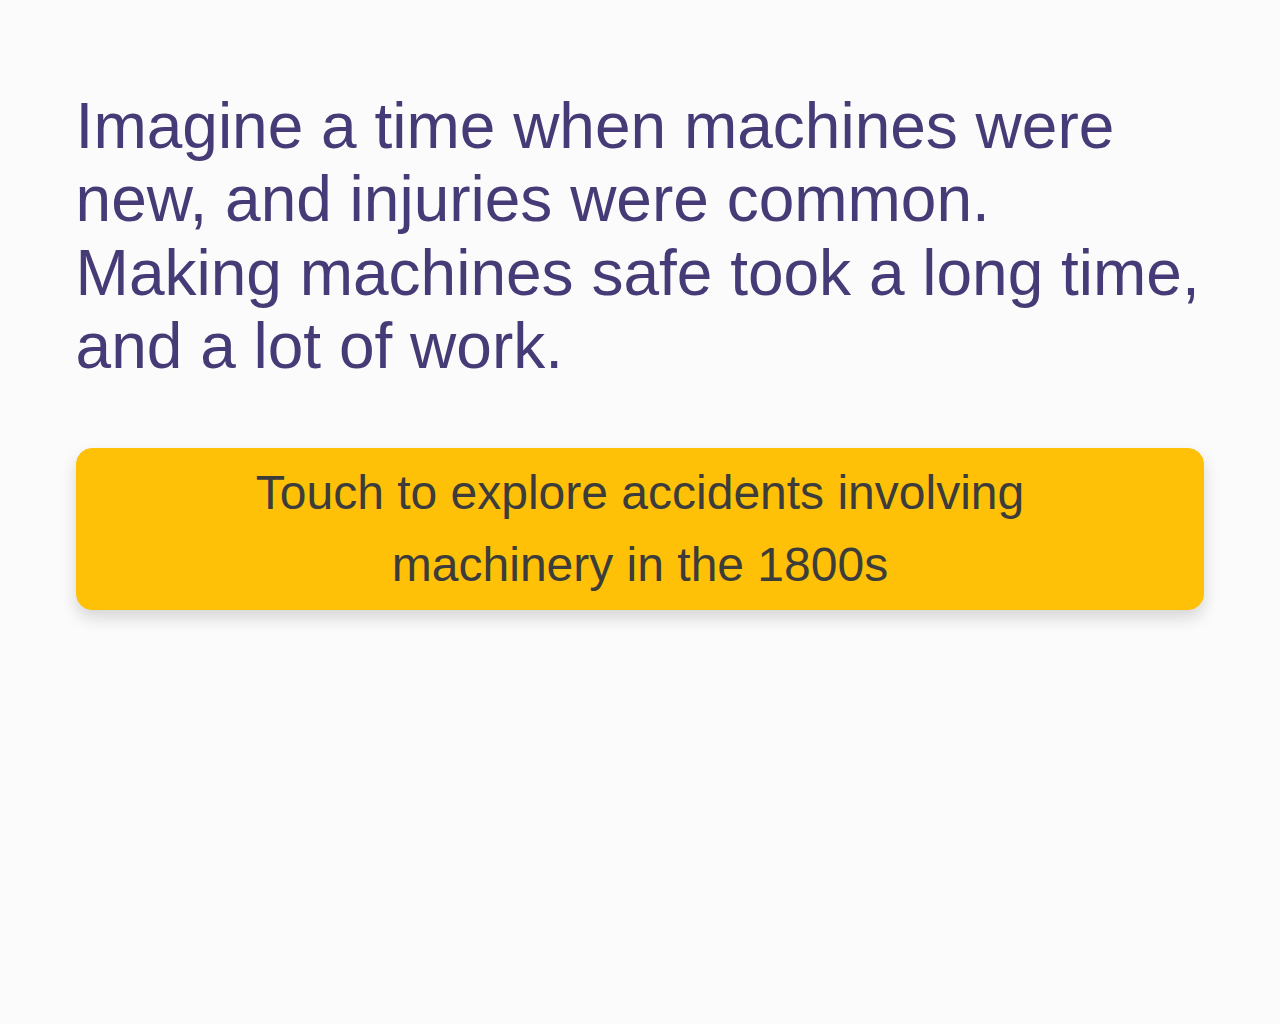
<file: index.html>
<!DOCTYPE html>
<meta charset="utf-8">
<title>Imagine a time...</title>
<link rel="stylesheet" type="text/css" href="./static/style/bootstrap.min.css">
<link rel="stylesheet" type="text/css" href="./static/style/exhibition.css">

<body>
    <div name="dataFrame" class="slide"></div>

    <script src="./static/modules/htl.js"></script>
    <script src="./static/modules/d3.js"></script>
    <script type="module">

        import { Runtime, Library, Inspector } from "./static/core/runtime.js";
        import notebook from "./slide1/acf5948490e70d89@67.js";

        const runtime = new Runtime(
            new Library(name => {
                switch (name) {
                    // case "d3@7": return d3;
                    case "htl@0.3.1": return htl;
                }
            })
        );

        // Show the output of the “chart” and “viewof replay” cells in the DIV elements
        // with the corresponding name.
        const main = runtime.module(notebook, name => {
            console.log(name)
            if (["dataFrame",].includes(name)) {
                return new Inspector(document.querySelector(`[name='${name}']`));
            }
        });

        // Redefine the “data” cell to use our CSV file (in the same format).
        // main.redefine("data", d3.csv("./cities.csv", d3.autoType));

        // Redefine the “k” cell to disable tweening between keyframes. (This dataset is
        // already interpolated.)
        // main.redefine("k", 1);

    </script>
</body>

</html>
</file>
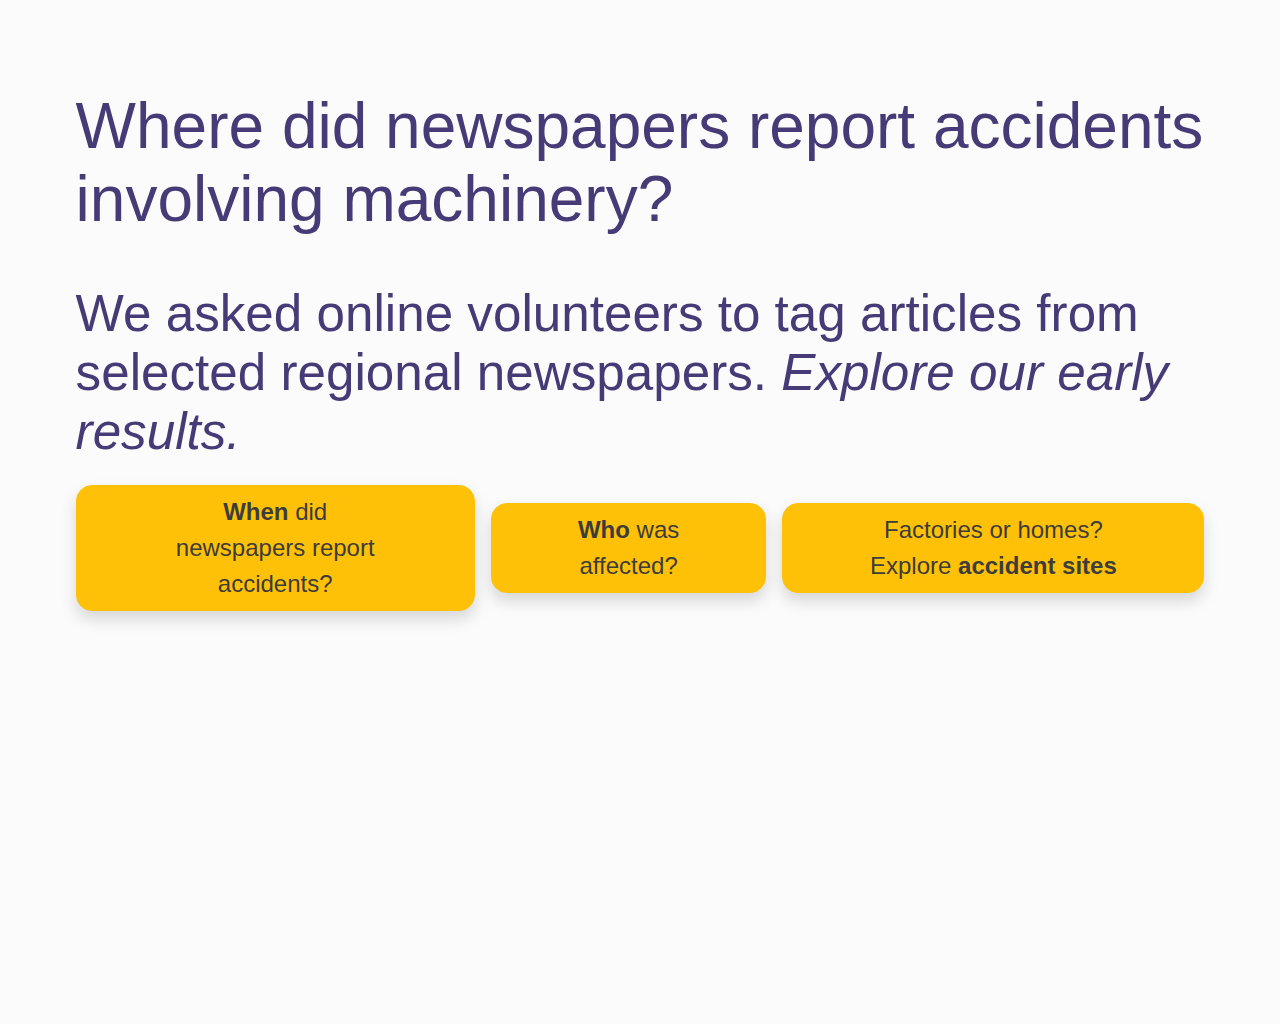
<file: slide2.html>
<!DOCTYPE html>
<meta charset="utf-8">
<title>Newspapers reports on accidents involving machinery</title>
<link rel="stylesheet" type="text/css" href="./static/style/bootstrap.min.css">
<link rel="stylesheet" type="text/css" href="./static/style/exhibition.css">

<body>
    <div name="dataFrame" class="slide"></div>

    <script src="./static/modules/htl.js"></script>
    <script src="./static/modules/d3.js"></script>
    <script type="module">

        import { Runtime, Library, Inspector } from "./static/core/runtime.js";
        import notebook from "./slide2/cd56e0ffe4799c15@42.js";

        const runtime = new Runtime(
            new Library(name => {
                switch (name) {
                    // case "d3@7": return d3;
                    case "htl@0.3.1": return htl;
                }
            })
        );

        // Show the output of the “chart” and “viewof replay” cells in the DIV elements
        // with the corresponding name.
        const main = runtime.module(notebook, name => {
            console.log(name)
            if (["dataFrame",].includes(name)) {
                return new Inspector(document.querySelector(`[name='${name}']`));
            }
        });

        // Redefine the “data” cell to use our CSV file (in the same format).
        // main.redefine("data", d3.csv("./cities.csv", d3.autoType));

        // Redefine the “k” cell to disable tweening between keyframes. (This dataset is
        // already interpolated.)
        // main.redefine("k", 1);

    </script>
</body>

</html>
</file>
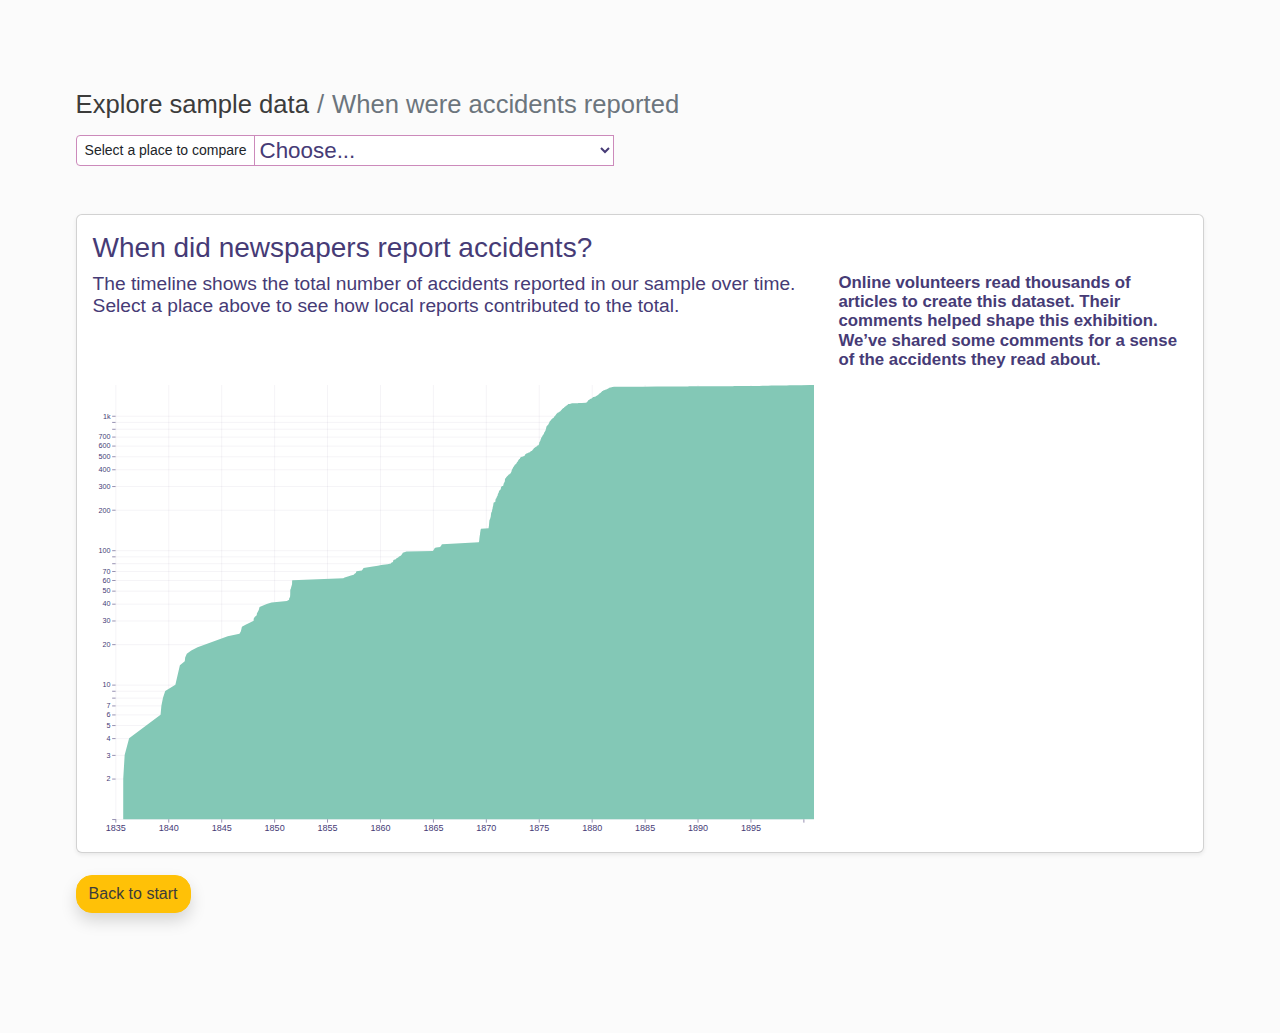
<file: slide3.html>
<!DOCTYPE html>
<meta charset="utf-8">

<head>
    <title>When did newspapers report accidents?</title>
    <link rel="stylesheet" type="text/css" href="./static/style/bootstrap.min.css">
    <link rel="stylesheet" type="text/css" href="./static/style/exhibition.css">
</head>


<body>
    <div class="slide">
        <div name="crumb"></div>
        <div name="viewof place"></div>
        <div name="dataFrame"></div>
        <div name="toStart"></div>
        <div name="counter"></div>
    </div>

    <script src="./static/modules/htl.js"></script>
    <script src="./static/modules/d3.js"></script>
    <script src="./static/modules/d3-selection.js"></script>
    <script src="./static/modules/inputs.js"></script>
    <script src="./static/modules/lodash.js"></script>
    <script src="./static/modules/moment.js"></script>
    <script src="./static/modules/plot.js"></script>
    <script type="module">

        import { Runtime, Library, Inspector } from "./static/core/runtime.js";
        import notebook from "./slide3/a566a1f767ee4bcb@750.js";

        const runtime = new Runtime(
            new Library(name => {
                console.log(name)
                switch (name) {
                    case "d3": return d3;
                    case "d3-selection@2": return d3;
                    //case "d3@7": return d3;
                    //case "d3@7.6.1": return d3;
                    case "moment@2.29.4": return moment;
                    case "lodash@4.17.21": return _;
                    case "@observablehq/inputs@0.10.4": return Inputs;
                    case "@observablehq/plot@0.5.2": return Plot;
                    case "htl@0.3.1": return htl;
                }
            })
        );

        // Show the output of the “chart” and “viewof replay” cells in the DIV elements
        // with the corresponding name.
        const main = runtime.module(notebook, name => {
            console.log(name)
            if (["crumb", "viewof place", "dataFrame", "toStart", "counter"].includes(name)) {
                return new Inspector(document.querySelector(`[name='${name}']`));
            }
        });

        // Redefine the “data” cell to use our CSV file (in the same format).
        // main.redefine("data", d3.csv("./cities.csv", d3.autoType));

        // Redefine the “k” cell to disable tweening between keyframes. (This dataset is
        // already interpolated.)
        // main.redefine("k", 1);

    </script>

</body>

</html>
</file>
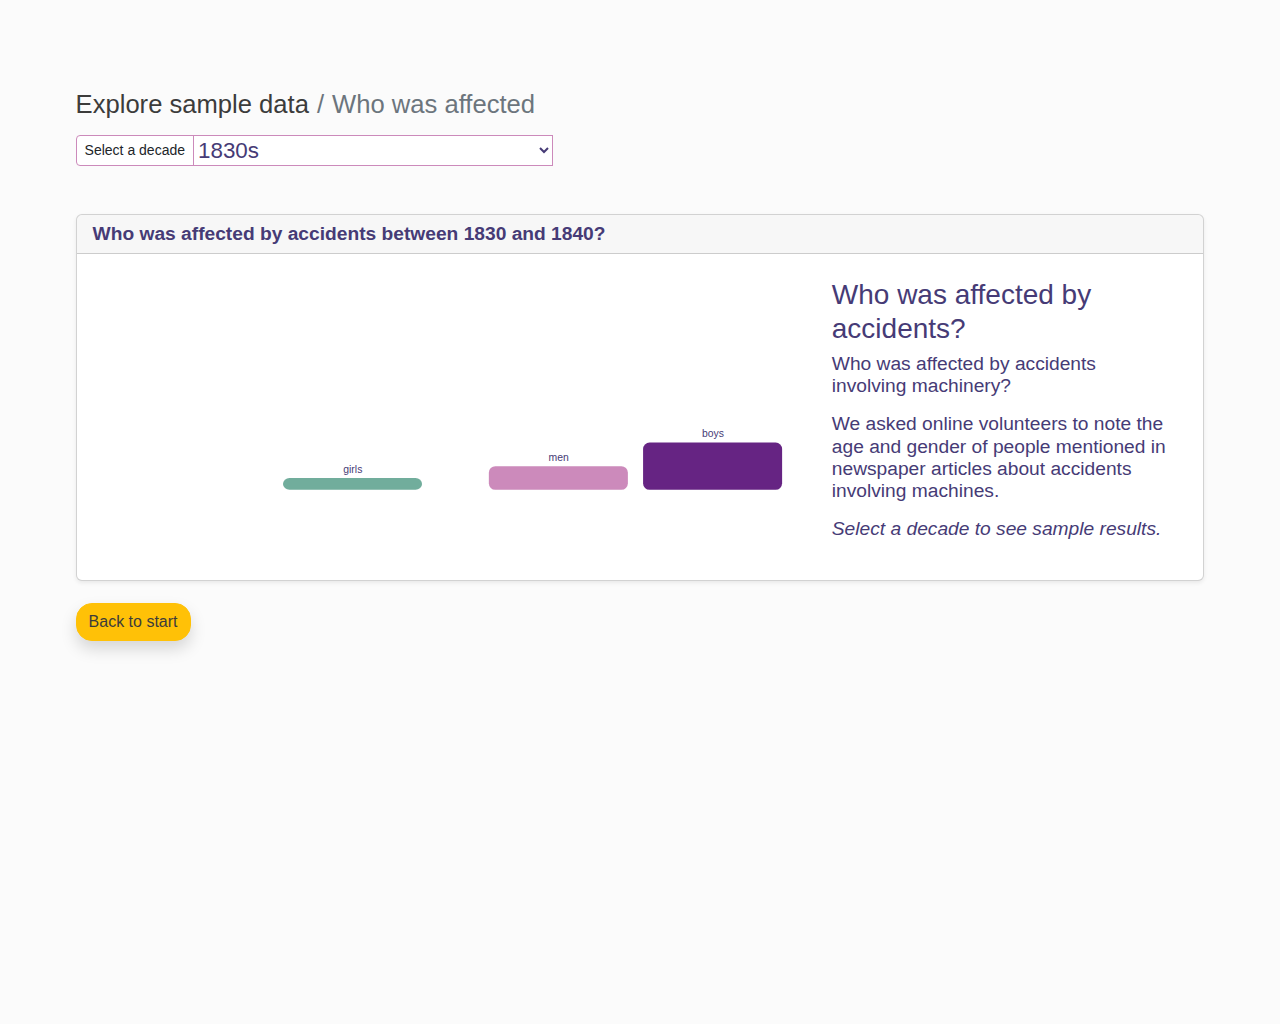
<file: slide4.html>
<!DOCTYPE html>
<meta charset="utf-8">

<head>
    <title>Who was affected?</title>
    <link rel="stylesheet" type="text/css" href="./static/style/bootstrap.min.css">
    <link rel="stylesheet" type="text/css" href="./static/style/exhibition.css">
</head>


<body>
    <div class="slide">
        <div name="crumb"></div>
        <div name="viewof place"></div>
        <div name="dataFrame"></div>
        <div name="toStart"></div>
    </div>

    <script src="./static/modules/htl.js"></script>
    <script src="./static/modules/d3.js"></script>
    <script src="./static/modules/d3-selection.js"></script>
    <script src="./static/modules/d3-array.js"></script>
    <script src="./static/modules/inputs.js"></script>
    <script src="./static/modules/lodash.js"></script>
    <script src="./static/modules/moment.js"></script>
    <script src="./static/modules/plot.js"></script>
    <script type="module">

        import { Runtime, Library, Inspector } from "./static/core/runtime.js";
        import notebook from "./slide4/2a49389a4d682131@222.js";

        const runtime = new Runtime(
            new Library(name => {
                console.log("library:", name)
                switch (name) {
                    case "d3": return d3;
                    case "d3-selection@2": return d3;
                    case "d3-array@3": return d3;
                    case "moment@2.29.4": return moment;
                    case "lodash@4.17.21": return _;
                    case "@observablehq/inputs@0.10.4": return Inputs;
                    case "@observablehq/plot@0.5.2": return Plot;
                    case "htl@0.3.1": return htl;
                }
            })
        );

        // Show the output of the “chart” and “viewof replay” cells in the DIV elements
        // with the corresponding name.
        const main = runtime.module(notebook, name => {
            console.log("cell name:", name)
            if (["crumb", "viewof place", "dataFrame", "toStart"].includes(name)) {
                return new Inspector(document.querySelector(`[name='${name}']`));
            }
        });

        // Redefine the “data” cell to use our CSV file (in the same format).
        // main.redefine("data", d3.csv("./cities.csv", d3.autoType));

        // Redefine the “k” cell to disable tweening between keyframes. (This dataset is
        // already interpolated.)
        // main.redefine("k", 1);

    </script>
</body>

</html>
</file>
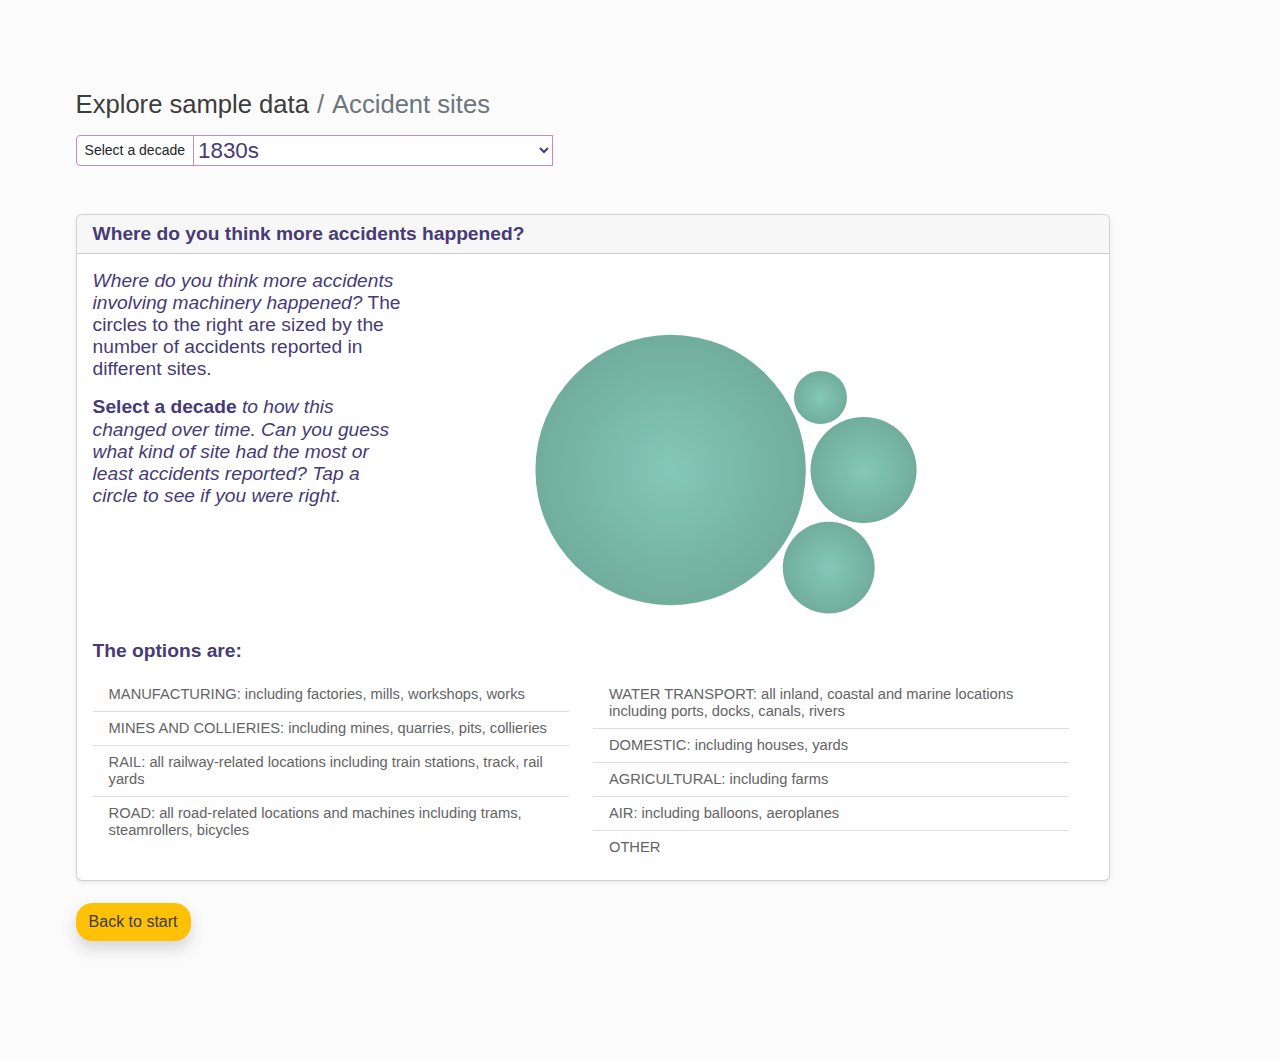
<file: slide5.html>
<!DOCTYPE html>
<meta charset="utf-8">

<head>
    <title>Accident sites</title>
    <link rel="stylesheet" type="text/css" href="./static/style/bootstrap.min.css">
    <link rel="stylesheet" type="text/css" href="./static/style/exhibition.css">
</head>


<body>
    <div class="slide">
        <div name="crumb"></div>
        <div name="viewof place"></div>
        <div name="viewof d"></div>
        <div name="dataFrame"></div>
        <div name="toStart"></div>
    </div>

    <div name="decade"></div>
    <div name="getChart"></div>
    <div name="categoryDataByDecade"></div>
    <div name="_categoryDataByDecade"></div>
    <div name="breadCrumb"></div>
    <div name="backToStart"></div>
    <div name="htl"></div>
    <div name="d3"></div>

    <script src="./static/modules/htl.js"></script>
    <script src="./static/modules/d3.js"></script>
    <script src="./static/modules/d3-selection.js"></script>
    <script src="./static/modules/d3-array.js"></script>
    <script src="./static/modules/d3-hierarchy.js"></script>
    <script src="./static/modules/inputs.js"></script>
    <script src="./static/modules/lodash.js"></script>
    <script src="./static/modules/moment.js"></script>
    <script src="./static/modules/plot.js"></script>
    <script type="module">

        import { Runtime, Library, Inspector, RuntimeError } from "./static/core/runtime.js";
        import notebook from "./slide5/8a7a308522fd592b@271.js";

        const runtime = new Runtime(
            new Library(name => {
                console.log("library:", name)
                switch (name) {
                    case "d3": return d3;
                    case "d3-selection@2": return d3;
                    case "d3-array@3": return d3;
                    case "d3-hierarchy@3": return d3;
                    case "moment@2.29.4": return moment;
                    case "lodash@4.17.21": return _;
                    case "@observablehq/inputs@0.10.4": return Inputs;
                    case "@observablehq/plot@0.5.2": return Plot;
                    case "htl@0.3.1": return htl;
                }
            })
        );

        // Show the output of the “chart” and “viewof replay” cells in the DIV elements
        // with the corresponding name.
        const main = runtime.module(notebook, name => {
            console.log("cell name:", name)
            if (["crumb", "viewof place", "dataFrame", "toStart"].includes(name)) {
                return new Inspector(document.querySelector(`[name='${name}']`));
            }
        });

        // Redefine the “data” cell to use our CSV file (in the same format).
        // main.redefine("data", d3.csv("./cities.csv", d3.autoType));

        // Redefine the “k” cell to disable tweening between keyframes. (This dataset is
        // already interpolated.)
        // main.redefine("k", 1);

    </script>
</body>

</html>
</file>
<file: static/style/exhibition.css>
/*
This file can be copied from
https://observablehq.com/@kallewesterling/lwm-accidents-flow?collection=@kallewesterling/lwm-prototypes#css
*/

/* EXPORT PECULIARITIES */

.observablehq--function,
.observablehq--collapsed,
.observablehq--inspect {
    display: none;
}

body {
    height: 100%;
    overflow: hidden;
    background-color: #FBFBFB;
}

body,
svg {
    font-family: 'GT Walsheim', 'Zen Kaku Gothic New', 'Century Gothic', sans-serif !important;
    font-weight: 500 !important;
}

#data-selector .input-group-text {
    background-color: white;
    /* #83c8b6; */
    border: 1px solid #cc8abb;
}

#data-selector select {
    background-color: white;
    border: 1px solid #cc8abb;
    height: 100% !important;
}

/* SLIDES */
.slide {
    width: calc(100% + 28px);
    margin: 0 -14px;
    padding: 7%;
    box-sizing: border-box;
    background: #FBFBFB;
    color: #463b76;
    min-height: 1024px;
    font-size: 5vw;
    line-height: 1.15;
    display: flex;
    align-items: center;
    flex-direction: column;
}

.highcharts-color-0,
.highcharts-color-1,
.highcharts-color-2,
.highcharts-color-3,
.highcharts-color-4,
.highcharts-color-5,
.highcharts-color-6,
.highcharts-color-7,
.highcharts-color-8,
.highcharts-color-9 {
    fill: black !important;
}

nav {
    font-size: 2vw !important;
    margin-bottom: 1rem;
}

.list-group-item.active {
    background-color: #83c8b6 !important;
    border-color: #71ad9c !important;
    font-weight: bold !important;
}

.btn-xl {
    font-size: 3rem;
    padding: 0.5rem 5rem;
}

#data-selector {
    margin-bottom: 2rem;
}

nav>ol {
    margin-block-end: 0px;
    margin-bottom: 0px;
}

.slide .card {
    font-size: 1.5vw !important;
}

.slide .card-header {
    font-weight: bold;
}

.slide .btn-light {
    border: 1px solid #cc8abb !important;
    background: #cc8abb !important;
}

.slide .btn-light:focus {
    border: 1px solid #662483 !important;
    background: #662483 !important;
    color: white;
}

.slide .btn-light:hover {
    border: 1px solid #662483 !important;
    background: #662483 !important;
    color: white;
}

.slide a {
    text-decoration: none !important;
    color: #3c3c3b !important;
}

.slide p,
.slide pre,
.slide img {
    max-width: 100%;
}

.slide--img {
    max-width: none;
    padding: 0;
}

.slide blockquote,
.slide ol,
.slide ul {
    max-width: none;
}

.slide>* {
    width: 100%;
}

.slide code {
    font-size: 80%;
}

.slide--code pre,
.slide--code code {
    font-size: 2.3vw;
}

.slide--code {
    color: rgb(27, 30, 35);
    background: rgb(247, 247, 249);
    border-bottom: solid 1px white;
}
</file>
